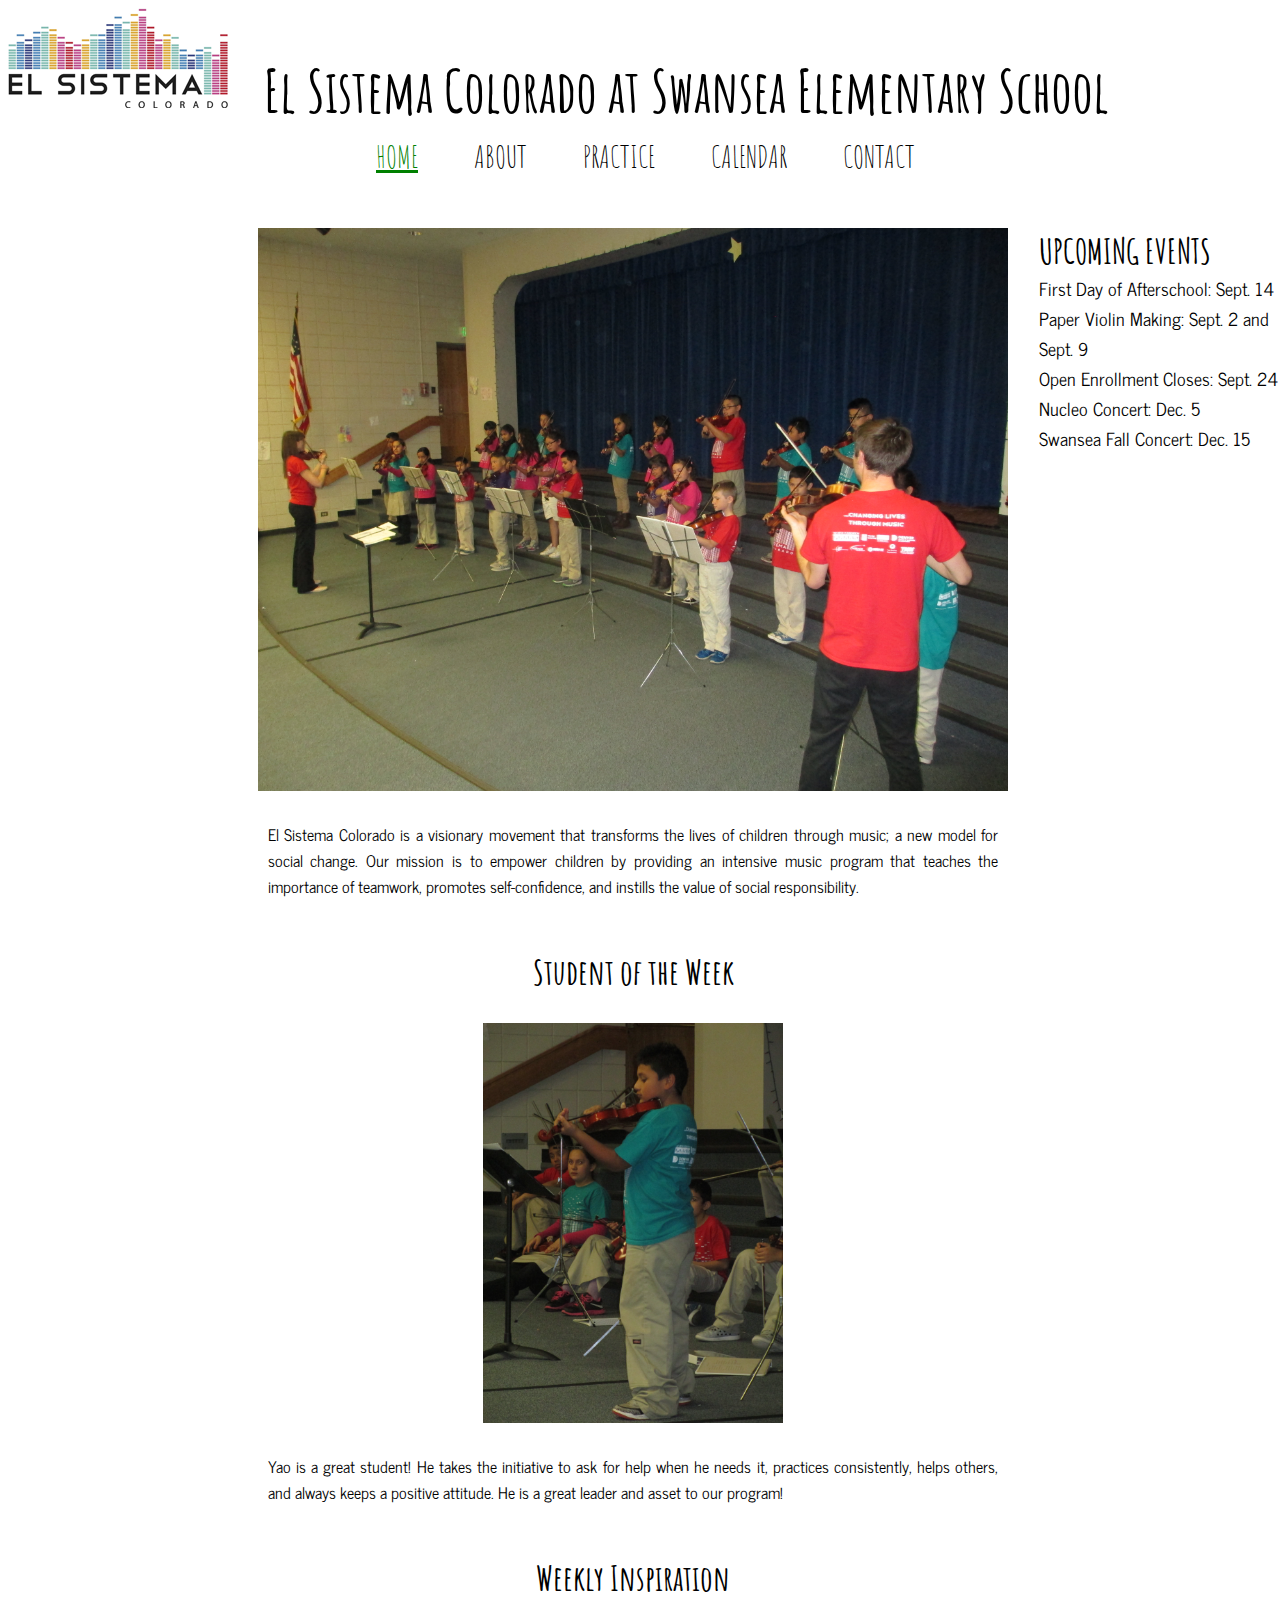
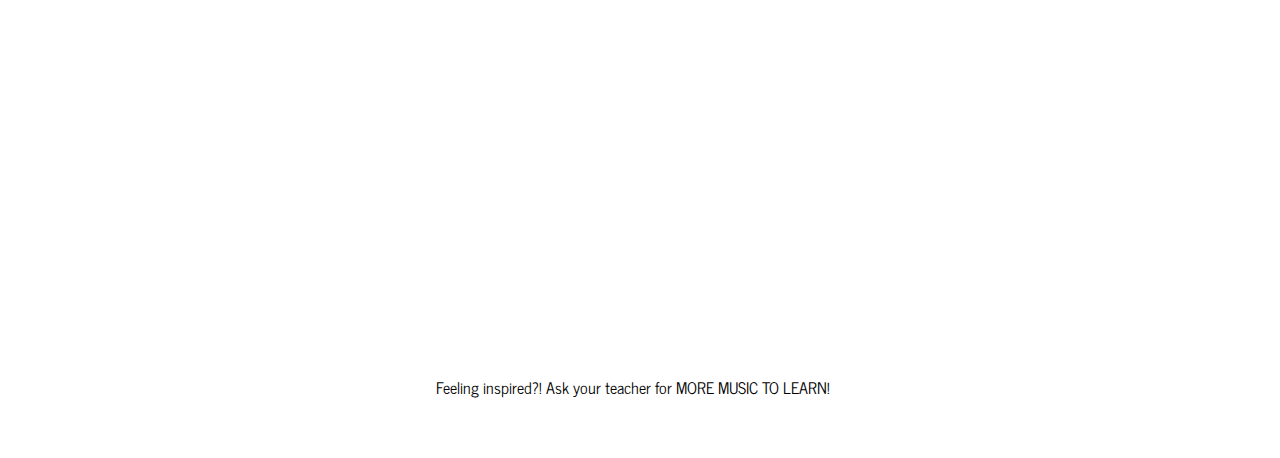
<file: index.html>
<html>
   <head>
      <title>El Sistema at Swansea</title>
      <link href='http://fonts.googleapis.com/css?family=PT+Sans+Narrow:400,700|News+Cycle|Amatic+SC:400,700' rel='stylesheet' type='text/css'>
      <link rel="stylesheet" type="text/css" href="css/style.css" />
   </head>
   <body>
      <div id="main_wrapper">
         <header>
            <a href="http://elsistemacolorado.org"> <img src="img/logo.png"></a>
            <h1>El Sistema Colorado at Swansea Elementary School</h1>
            <ul>
               <li><a class="active" href="index.html">HOME</a></li>
               <li><a href="about.html">ABOUT</a></li>
               <li><a href="practice.html">PRACTICE</a></li>
               <li><a href="http://www.elsistemacolorado.org/news-event/calendar/" target="_blank">CALENDAR</a></li>
               <li><a href="contact.html">CONTACT</a></li>
             </ul>
         </header>
         <div id="center_column">
            <img src="img/classpicture.jpg" id="classpicture">
            <p class="justified">El Sistema Colorado is a visionary movement that transforms the lives of 
               children through music; a new model for social change. Our mission is to 
               empower children by providing an intensive music program that teaches the 
               importance of teamwork, promotes self-confidence, and instills the value 
               of social responsibility.</p>
            <h2 class="centered">Student of the Week</h2>
            <img src="img/studentoftheweek.jpg" id="studentoftheweek">
            <p class="justified">Yao is a great student! He takes the initiative to ask for help when he 
               needs it, practices consistently, helps others, and always keeps a positive 
               attitude. He is a great leader and asset to our program!</p>
            <h2 class="centered">Weekly Inspiration</h2>
            <iframe width="560" height="315" src="https://www.youtube.com/embed/GXcRI0BdioE" frameborder="0" allowfullscreen></iframe>
            <p class="centered">Feeling inspired?! Ask your teacher for MORE MUSIC TO LEARN!</p>
         </div> <!-- end center column -->
         <div id="left_column">
            &nbsp;
         </div>
         <div id="right_column">
            <h2>UPCOMING EVENTS</h2>
            <ul>
               <li>First Day of Afterschool: Sept. 14</li>
               <li>Paper Violin Making: Sept. 2 and Sept. 9</li>
	            <li>Open Enrollment Closes: Sept. 24</li>		
               <li>Nucleo Concert: Dec. 5</li>
               <li>Swansea Fall Concert: Dec. 15</li>
            </ul>
         </div>
      </div> <!-- end main wrapper -->
   </body>
</html>
</file>
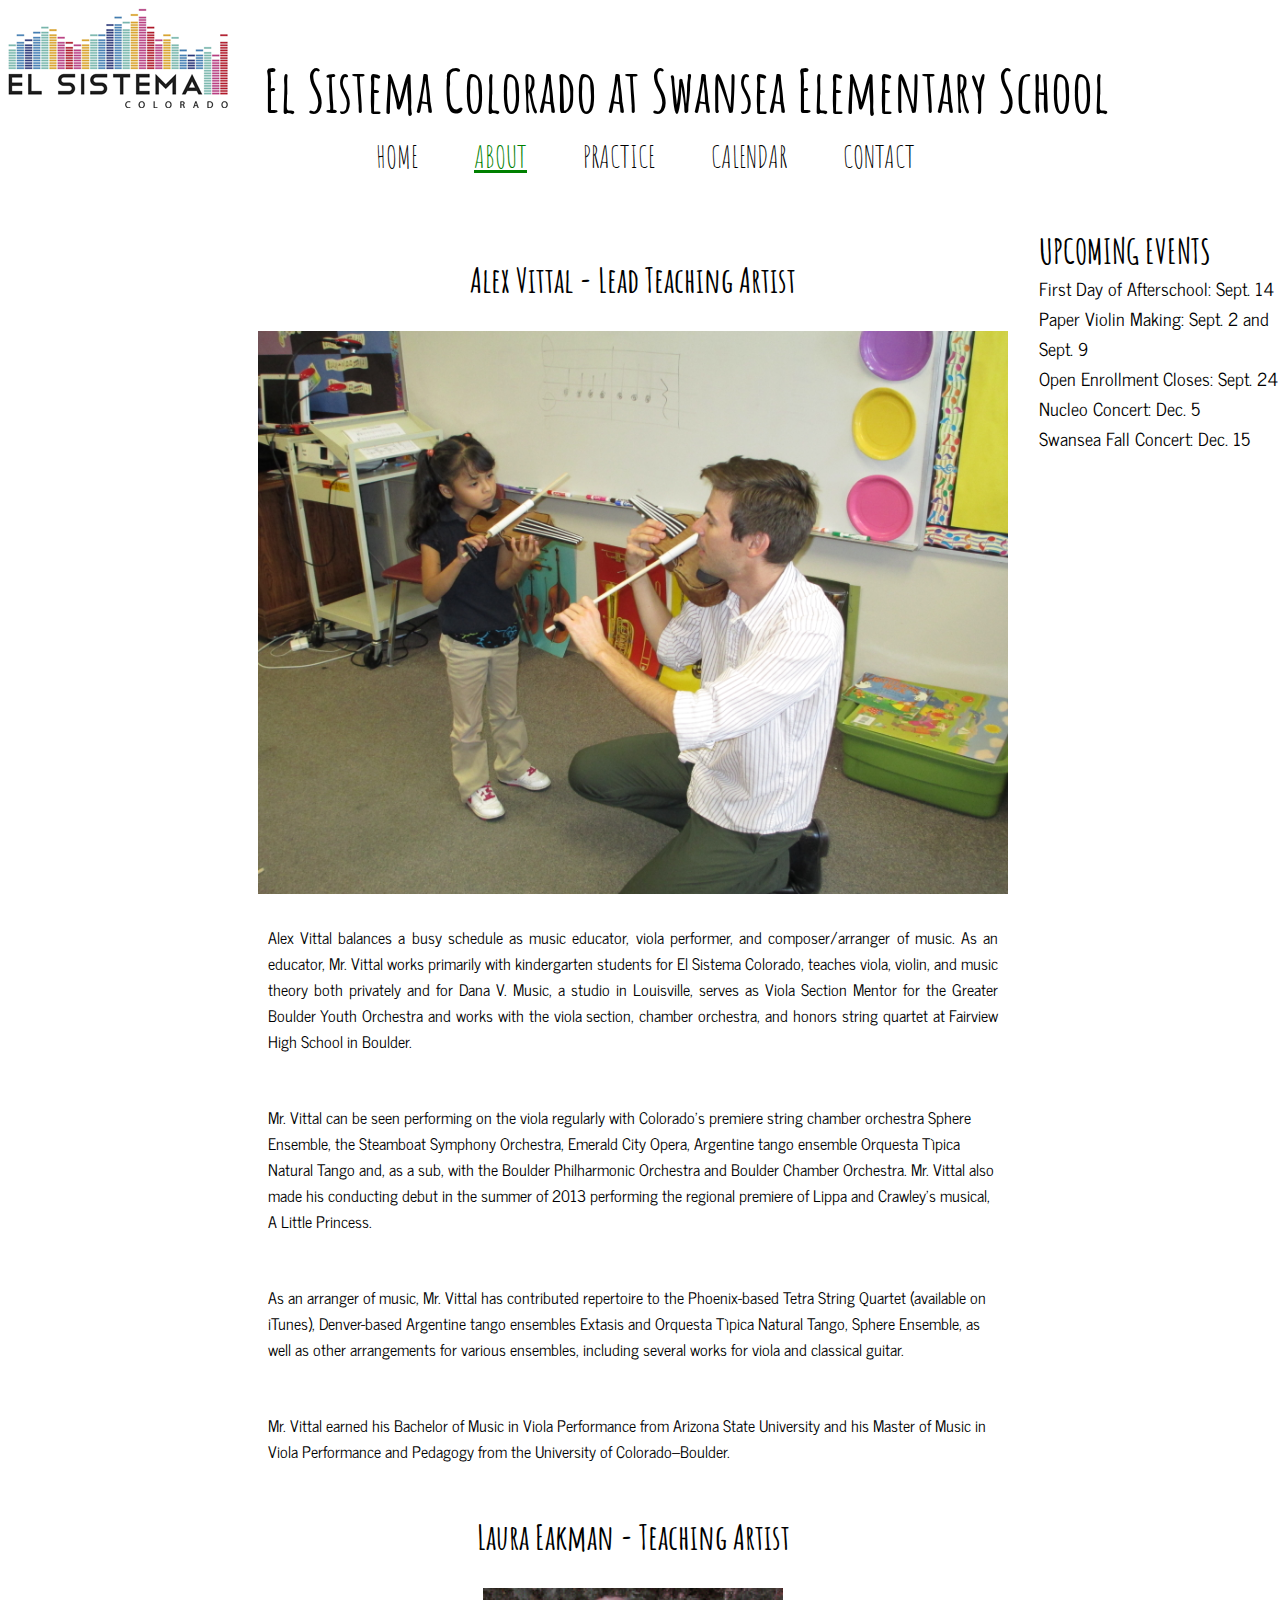
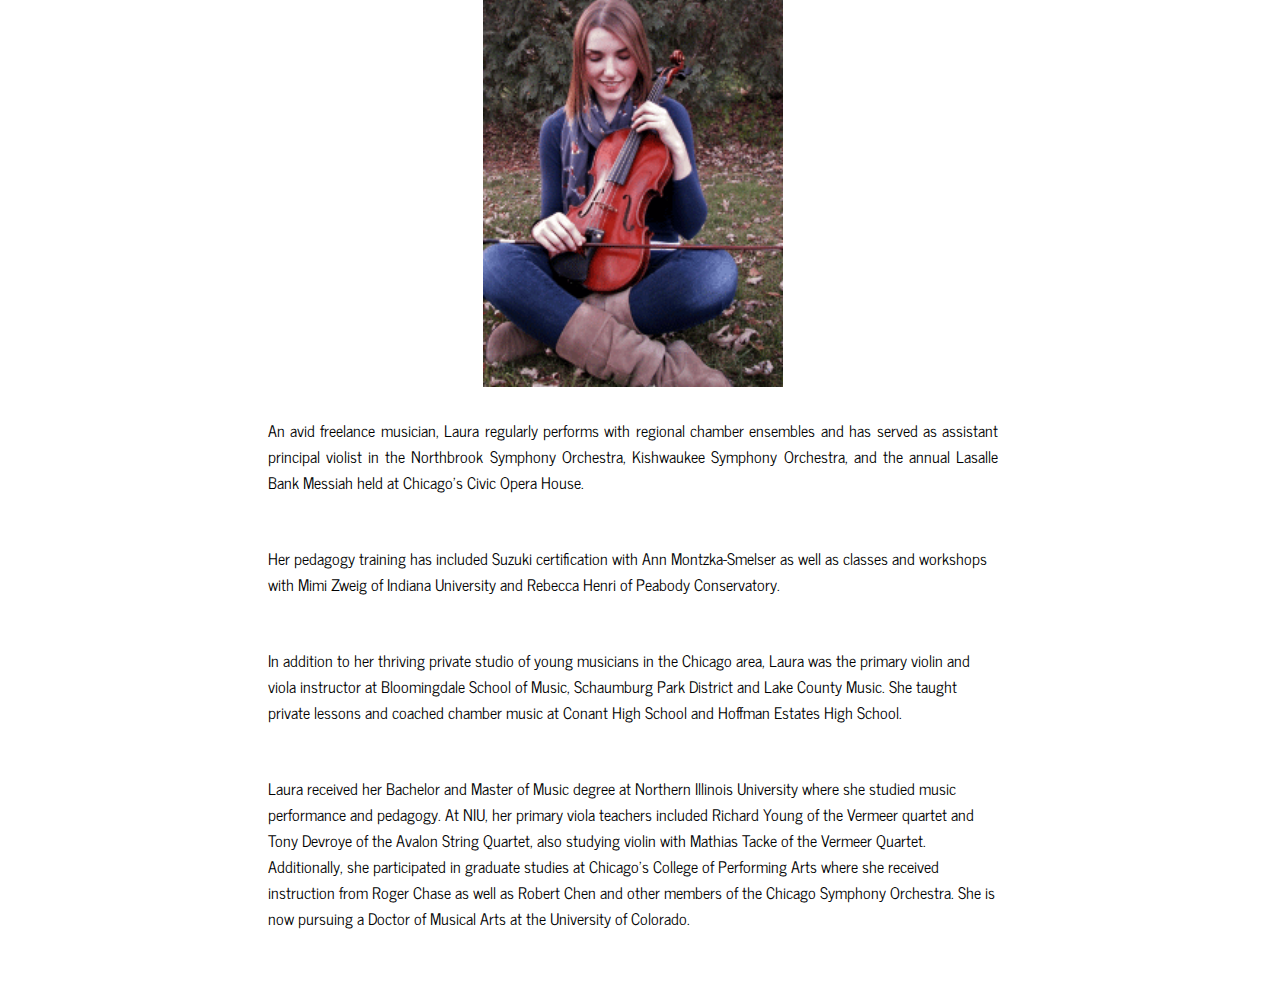
<file: about.html>
<html>
   <head>
      <title>El Sistema at Swansea</title>
      <link href='http://fonts.googleapis.com/css?family=PT+Sans+Narrow:400,700|News+Cycle|Amatic+SC:400,700' rel='stylesheet' type='text/css'>
      <link rel="stylesheet" type="text/css" href="css/style.css" />
   </head>
   <body>
      <div id="main_wrapper">
         <header>
            <a href="http://elsistemacolorado.org"> <img src="img/logo.png"></a>
            <h1>El Sistema Colorado at Swansea Elementary School</h1>
            <ul>
               <li><a href="index.html">HOME</a></li>
               <li><a class="active"  href="about.html">ABOUT</a></li>
               <li><a href="practice.html">PRACTICE</a></li>
               <li><a href="http://www.elsistemacolorado.org/news-event/calendar/" target="_blank">CALENDAR</a></li>
               <li><a href="contact.html">CONTACT</a></li>
             </ul>
         </header>
         <div id="center_column">
	    <h2 class="centered">Alex Vittal - Lead Teaching Artist</h2>
            <img src="img/alex.jpg" id="classpicture">
            <p class="justified">Alex Vittal balances a busy schedule as music educator, viola performer, and composer/arranger of music. As an educator, Mr. Vittal works primarily with kindergarten students for El Sistema Colorado, teaches viola, violin, and music theory both privately and for Dana V. Music, a studio in Louisville, serves as Viola Section Mentor for the Greater Boulder Youth Orchestra and works with the viola section, chamber orchestra, and honors string quartet at Fairview High School in Boulder.</p>
	    <p>Mr. Vittal can be seen performing on the viola regularly with Colorado's premiere string chamber orchestra Sphere Ensemble, the Steamboat Symphony Orchestra, Emerald City Opera, Argentine tango ensemble Orquesta Tìpica Natural Tango and, as a sub, with the Boulder Philharmonic Orchestra and Boulder Chamber Orchestra. Mr. Vittal also made his conducting debut in the summer of 2013 performing the regional premiere of Lippa and Crawley's musical, A Little Princess.</p>
	    <p>As an arranger of music, Mr. Vittal has contributed repertoire to the Phoenix-based Tetra String Quartet (available on iTunes), Denver-based Argentine tango ensembles Extasis and Orquesta Tìpica Natural Tango, Sphere Ensemble, as well as other arrangements for various ensembles, including several works for viola and classical guitar.</p>
	    <p>Mr. Vittal earned his Bachelor of Music in Viola Performance from Arizona State University and his Master of Music in Viola Performance and Pedagogy from the University of Colorado–Boulder.</p>
            <h2 class="centered">Laura Eakman - Teaching Artist</h2>
            <img src="img/laura_pic.gif" id="studentoftheweek">
            <p class="justified">An avid freelance musician, Laura regularly performs with regional chamber ensembles and has served as assistant principal violist in the Northbrook Symphony Orchestra, Kishwaukee Symphony Orchestra, and the annual Lasalle Bank Messiah held at Chicago’s Civic Opera House. </p>
<p>Her pedagogy training has included Suzuki certification with Ann Montzka-Smelser as well as classes and workshops with Mimi Zweig of Indiana University and Rebecca Henri of Peabody Conservatory. </p>
<p>In addition to her thriving private studio of young musicians in the Chicago area, Laura was the primary violin and viola instructor at Bloomingdale School of Music, Schaumburg Park District and Lake County Music. She taught private lessons and coached chamber music at Conant High School and Hoffman Estates High School. </p>
<p>Laura received her Bachelor and Master of Music degree at Northern Illinois University where she studied music performance and pedagogy. At NIU, her primary viola teachers included Richard Young of the Vermeer quartet and Tony Devroye of the Avalon String Quartet, also studying violin with Mathias Tacke of the Vermeer Quartet. Additionally, she participated in graduate studies at Chicago’s College of Performing Arts where she received instruction from Roger Chase as well as Robert Chen and other members of the Chicago Symphony Orchestra. She is now pursuing a Doctor of Musical Arts at the University of Colorado.</p>
         </div> <!-- end center column -->
         <div id="left_column">
            &nbsp;
         </div>
         <div id="right_column">
            <h2>UPCOMING EVENTS</h2>
            <ul>
               <li>First Day of Afterschool: Sept. 14</li>
               <li>Paper Violin Making: Sept. 2 and Sept. 9</li>
               <li>Open Enrollment Closes: Sept. 24</li>
               <li>Nucleo Concert: Dec. 5</li>
               <li>Swansea Fall Concert: Dec. 15</li>
            </ul>
         </div>
      </div> <!-- end main wrapper -->
   </body>
</html>
</file>
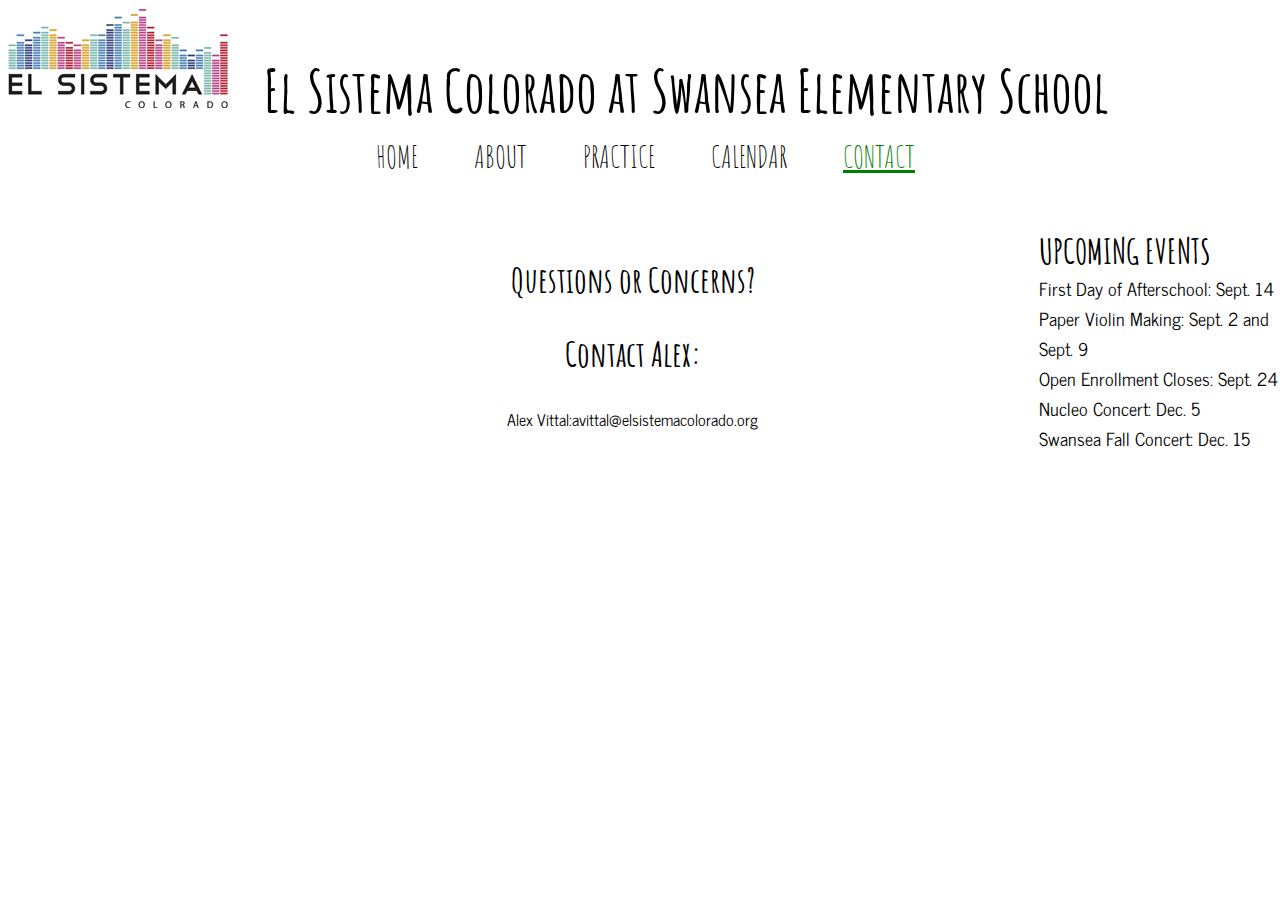
<file: contact.html>
<html>
   <head>
      <title>El Sistema at Swansea</title>
      <link href='http://fonts.googleapis.com/css?family=PT+Sans+Narrow:400,700|News+Cycle|Amatic+SC:400,700' rel='stylesheet' type='text/css'>
      <link rel="stylesheet" type="text/css" href="css/style.css" />
   </head>
   <body>
      <div id="main_wrapper">
         <header>
            <a href="http://elsistemacolorado.org"> <img src="img/logo.png"></a>
            <h1>El Sistema Colorado at Swansea Elementary School</h1>
            <ul>
               <li><a href="index.html">HOME</a></li>
               <li><a href="about.html">ABOUT</a></li>
               <li><a href="practice.html">PRACTICE</a></li>
               <li><a href="http://www.elsistemacolorado.org/news-event/calendar/" target="_blank">CALENDAR</a></li>
               <li><a class="active" href="contact.html">CONTACT</a></li>
             </ul>
         </header>
         <div id="center_column">
            <h2 class="centered">Questions or Concerns?</h2>
            <h2 class="centered">Contact Alex:</h2>
            <p class="centered">Alex Vittal:<a href="mailto:avittal@elsistemacolorado.org">avittal@elsistemacolorado.org</a></p>
         </div> <!-- end center column -->
         <div id="left_column">
            &nbsp;
         </div>
         <div id="right_column">
            <h2>UPCOMING EVENTS</h2>
            <ul>
               <li>First Day of Afterschool: Sept. 14</li>
               <li>Paper Violin Making: Sept. 2 and Sept. 9</li>
               <li>Open Enrollment Closes: Sept. 24</li>
               <li>Nucleo Concert: Dec. 5</li>
               <li>Swansea Fall Concert: Dec. 15</li>
            </ul>
         </div>
      </div> <!-- end main wrapper -->
   </body>
</html>
</file>
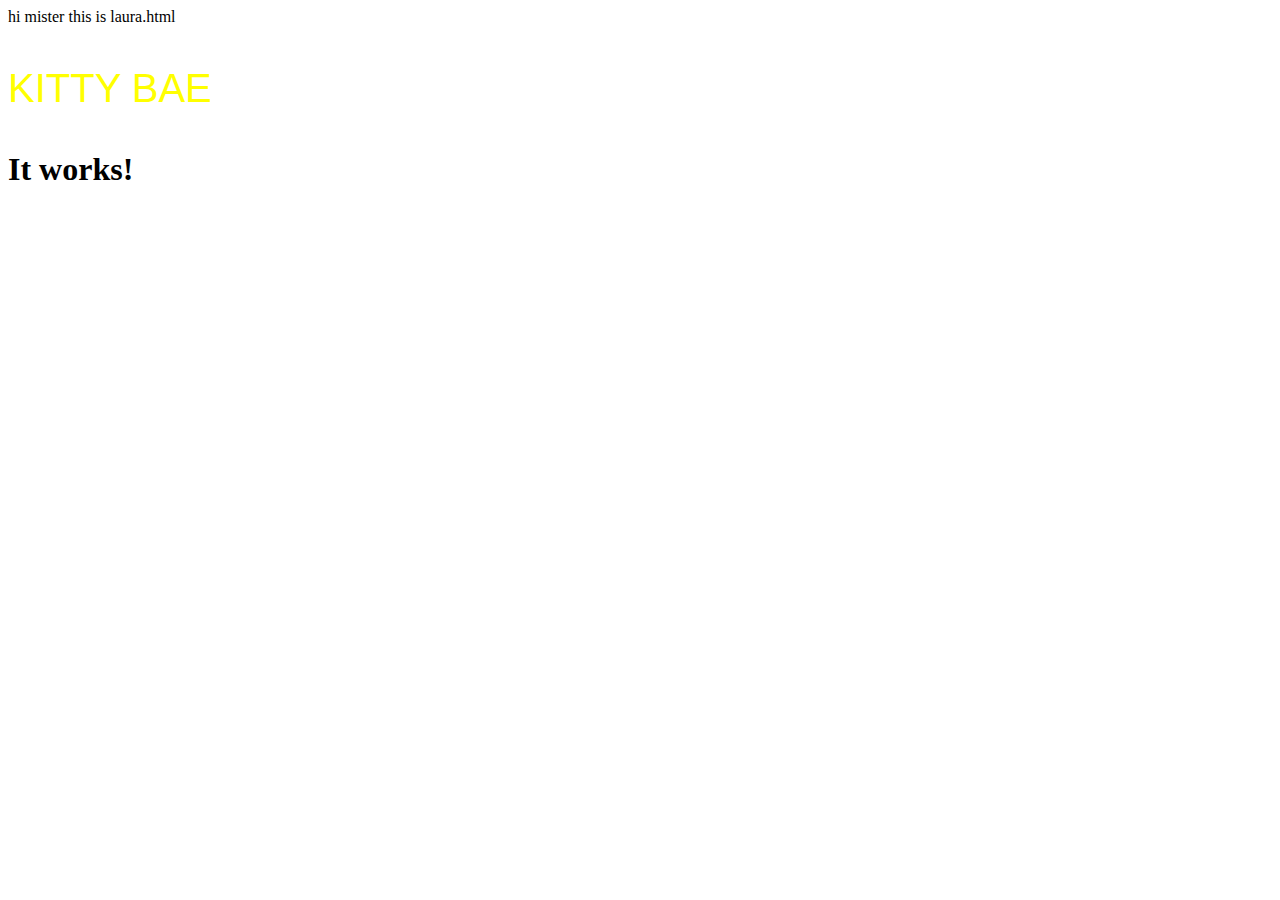
<file: laura.html>
<html>
   <head>
      <style>
      .yellow {
         color : yellow;
         text-transform: uppercase;
         font: 40px arial, sans-serif;
      }
      </style>
   </head>
   <body>
      <p class="first">hi mister this is laura.html</p>
      <p class="yellow">kitty bae</p>
      <h1>It works!</h1>
   </body>
</html>
</file>
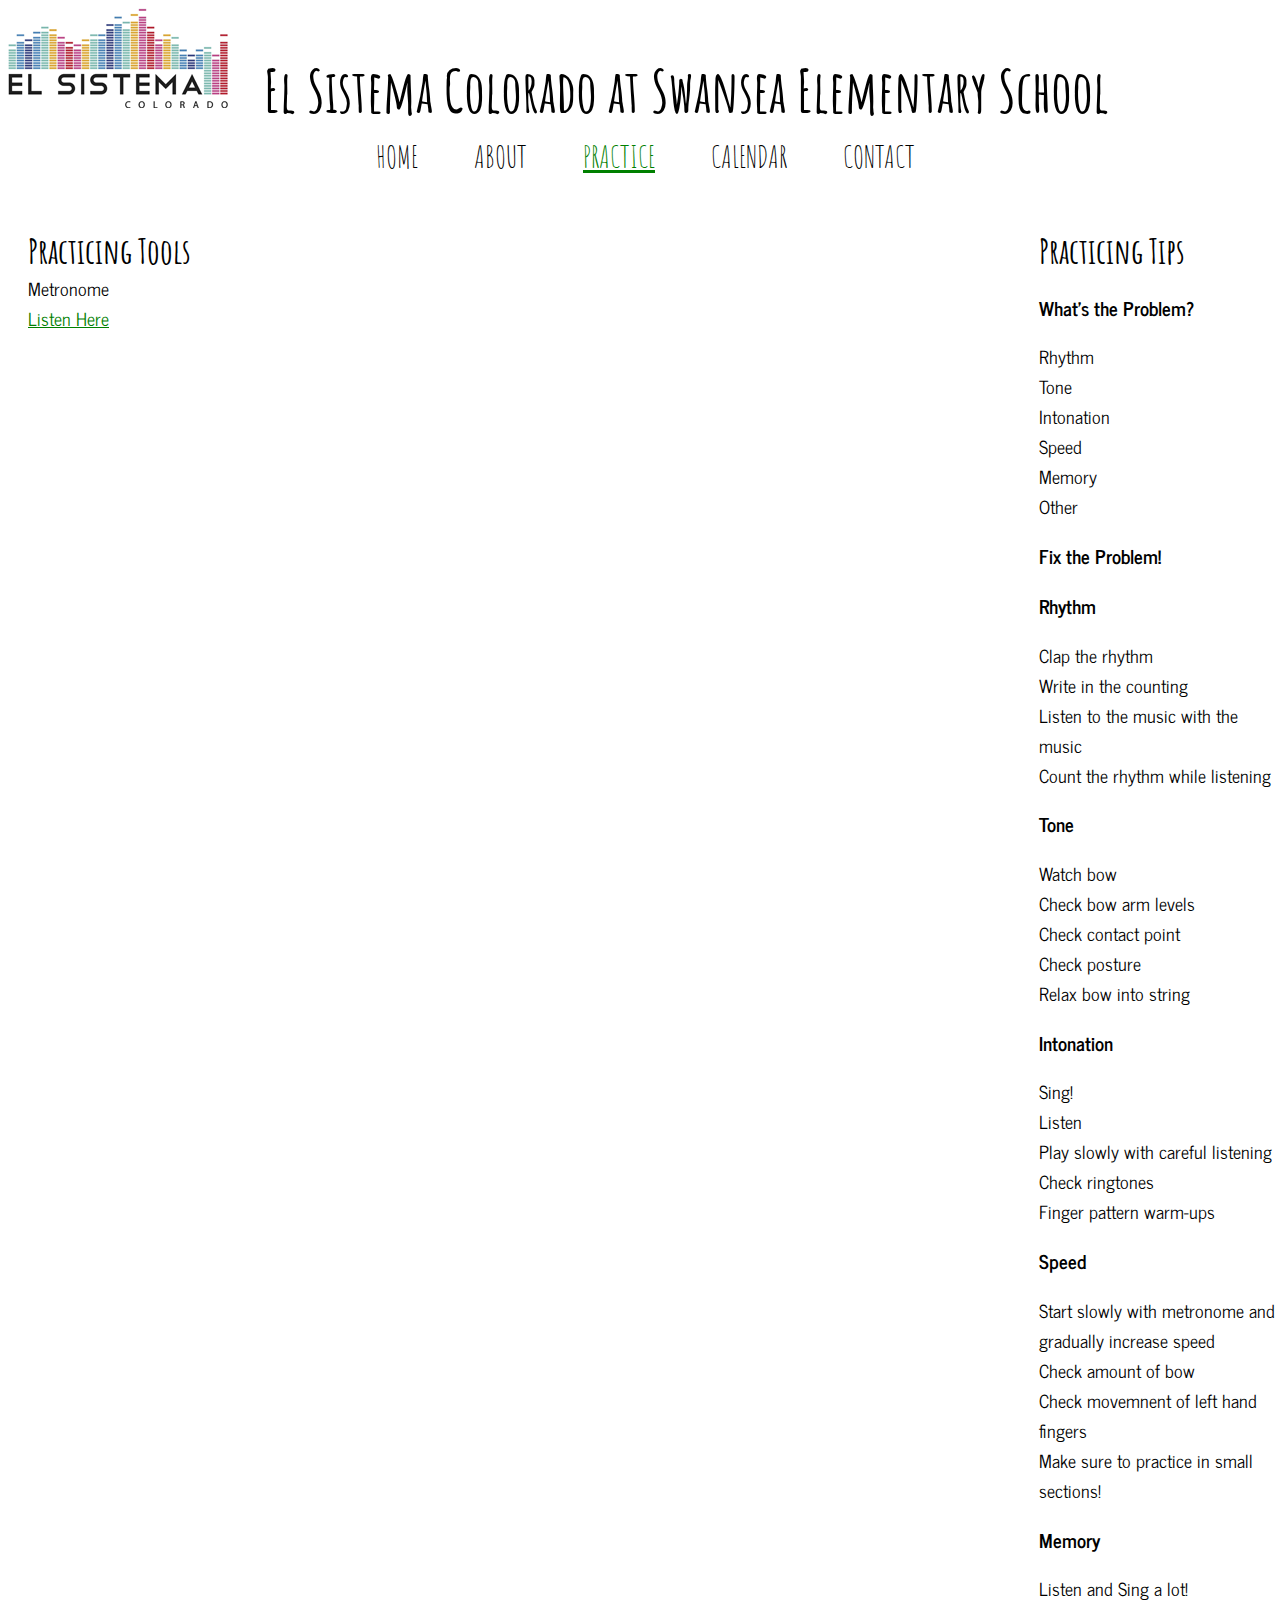
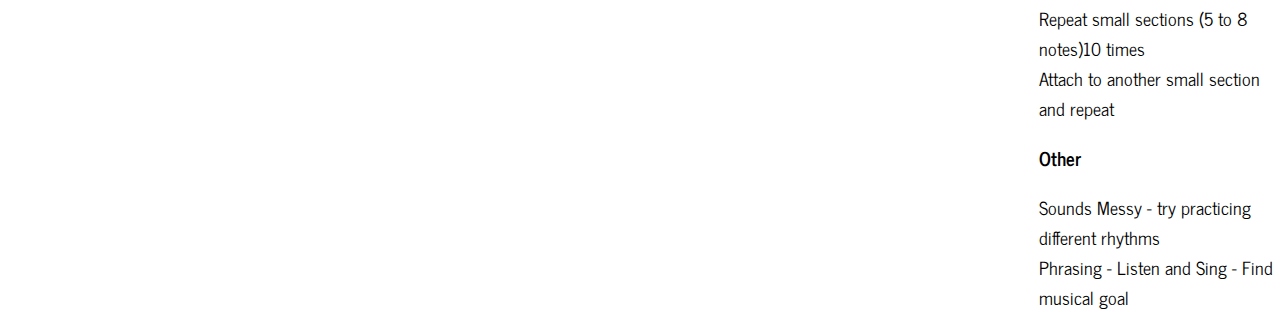
<file: listen_here.html>
<html>
   <head>
      <title>El Sistema at Swansea Practice</title>
      <link href='http://fonts.googleapis.com/css?family=PT+Sans+Narrow:400,700|News+Cycle|Amatic+SC:400,700' rel='stylesheet' type='text/css'>
      <link rel="stylesheet" type="text/css" href="css/style.css" />
   </head>
   <body>
      <div id="main_wrapper">
         <header>
            <a href="http://elsistemacolorado.org"> <img src="img/logo.png"></a>
            <h1>El Sistema Colorado at Swansea Elementary School</h1>
            <ul>
               <li><a href="index.html">HOME</a></li>
               <li><a href="about.html">ABOUT</a></li>
               <li><a class="active" href="practice.html">PRACTICE</a></li>
               <li><a href="http://www.elsistemacolorado.org/news-event/calendar/" target="_blank">CALENDAR</a></li>
               <li><a href="contact.html">CONTACT</a></li>
            </ul>
         </header>
         <div id="center_column">
            <iframe width="420" height="315" src="https://www.youtube.com/embed/GcV3iKocxio" frameborder="0" allowfullscreen></iframe>            
            <iframe width="420" height="315" src="https://www.youtube.com/embed/vgz0Gebh0ww" frameborder="0" allowfullscreen></iframe>
            <iframe width="560" height="315" src="https://www.youtube.com/embed/bigswc0BMvk" frameborder="0" allowfullscreen></iframe>
         </div> <!-- end center body -->
         <div id="left_column">
            <h2>Practicing Tools</h2>  
            <ul>
                <li><a target="_blank" href="http://www.metronomeonline.com">Metronome</a></li>
                <li><a class="active" href="listen_here.html">Listen Here</a></li>
            </ul>
         </div>
         <div id="right_column">
            <h2>Practicing Tips</h2>
            <h3>What's the Problem?</h3>
               <ul>
                  <li>Rhythm</li>
                  <li>Tone</li>
                  <li>Intonation</li>
                  <li>Speed</li>
                  <li>Memory</li>
                  <li>Other</li>
               </ul>
            <h3>Fix the Problem!</h3>
            <h3>Rhythm</h3>
               <ul>
                  <li>Clap the rhythm</li>
                  <li>Write in the counting</li>
                  <li>Listen to the music with the music</li>
                  <li>Count the rhythm while listening</li>
               </ul>
            <h3>Tone</h3>
               <ul>
                  <li>Watch bow</li>
                  <li>Check bow arm levels</li>
                  <li>Check contact point</li>
                  <li>Check posture</li>
                  <li>Relax bow into string</li>
               </ul>
            <h3>Intonation</h3>
               <ul>
                  <li>Sing!</li>
                  <li>Listen</li>
                  <li>Play slowly with careful listening</li>
                  <li>Check ringtones</li>
                  <li>Finger pattern warm-ups</li>
               </ul>
            <h3>Speed</h3>
               <ul>  
                  <li>Start slowly with metronome and gradually increase speed</li>
                  <li>Check amount of bow</li>
                  <li>Check movemnent of left hand fingers</li>
                  <li>Make sure to practice in small sections!</li>
               </ul>
            <h3>Memory</h3>
               <ul>
                  <li>Listen and Sing a lot!</li>
                  <li>Repeat small sections (5 to 8 notes)10 times</li>
                  <li>Attach to another small section and repeat</li>
               </ul>
            <h3>Other</h3>
               <ul>
                  <li>Sounds Messy - try practicing different rhythms</li>
                  <li>Phrasing - Listen and Sing - Find musical goal</li>
               </ul>
         </div> <!-- end right column -->
      </div> <!-- end main wrapper -->
   </body>
</html>
</file>
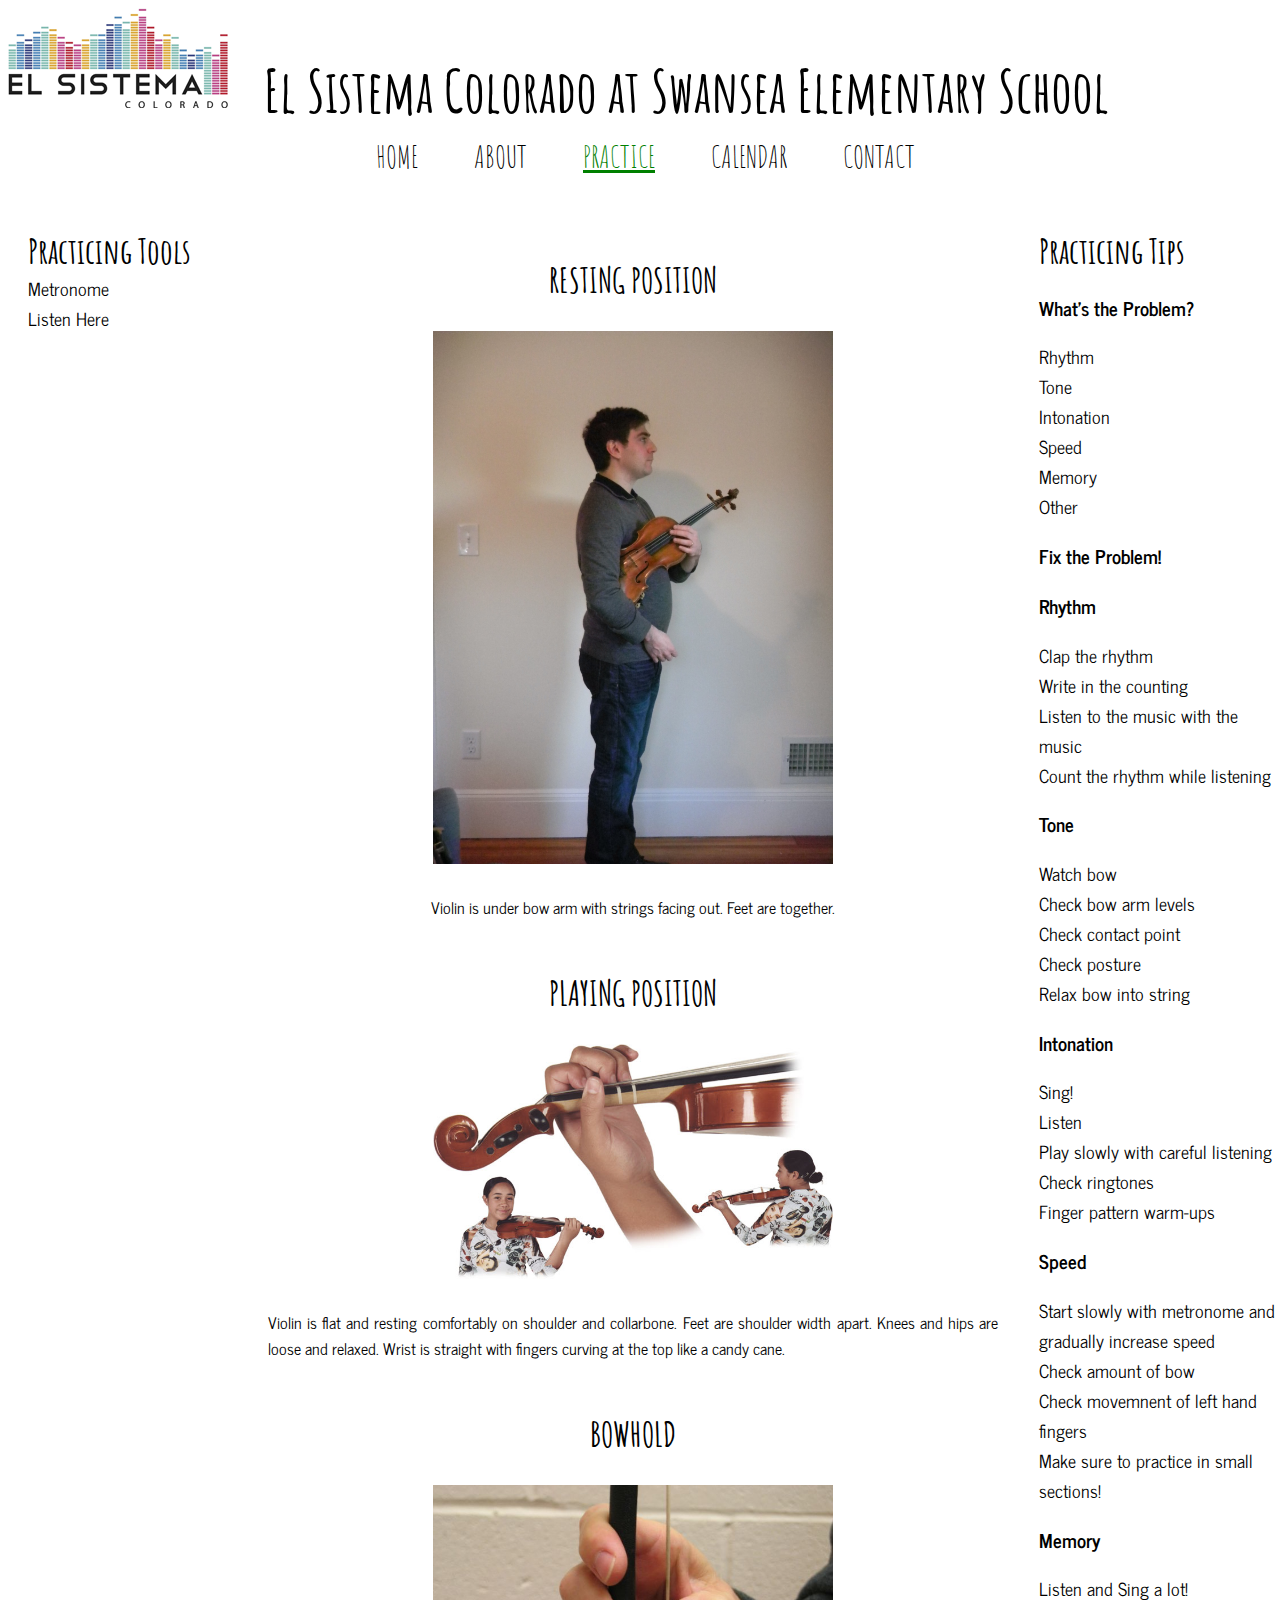
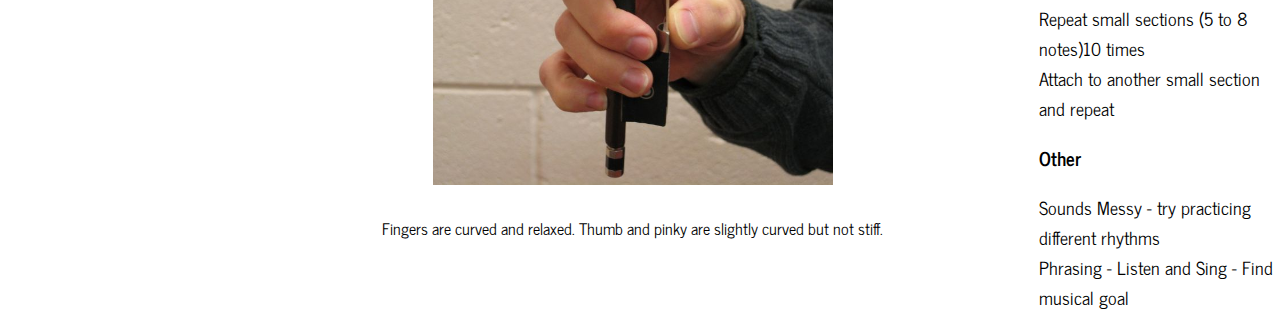
<file: practice.html>
<html>
   <head>
      <title>El Sistema at Swansea Practice</title>
      <link href='http://fonts.googleapis.com/css?family=PT+Sans+Narrow:400,700|News+Cycle|Amatic+SC:400,700' rel='stylesheet' type='text/css'>
      <link rel="stylesheet" type="text/css" href="css/style.css" />
   </head>
   <body>
      <div id="main_wrapper">
         <header>
            <a href="http://elsistemacolorado.org"> <img src="img/logo.png"></a>
            <h1>El Sistema Colorado at Swansea Elementary School</h1>
            <ul>
               <li><a href="index.html">HOME</a></li>
               <li><a href="about.html">ABOUT</a></li>
               <li><a class="active" href="practice.html">PRACTICE</a></li>
               <li><a href="http://www.elsistemacolorado.org/news-event/calendar/" target="_blank">CALENDAR</a></li>
               <li><a href="contact.html">CONTACT</a></li>
            </ul>
         </header>
         <div id="center_column">
            <h2 class="centered">RESTING POSITION</h2>
            <img src="img/Violin-in-Rest-Position-2.jpg" width="400">
            <p class="centered">Violin is under bow arm with strings facing out. Feet are together.</p>
            <h2 class="centered">PLAYING POSITION</h2>
            <img src="img/violinplayingposition.jpg" width="400">
            <p class="justified">Violin is flat and resting comfortably on shoulder and collarbone. Feet are 
               shoulder width apart. Knees and hips are loose and relaxed. Wrist is straight
               with fingers curving at the top like a candy cane.</p>
            <h2 class="centered">BOWHOLD</h2>
            <img src="img/bowhold.jpg" width="400">
            <p class="centered">Fingers are curved and relaxed. Thumb and pinky are slightly curved but not stiff.</p>
            
         </div> <!-- end center body -->
         <div id="left_column">
            <h2>Practicing Tools</h2>  
            <ul>
                <li><a href="http://www.metronomeonline.com">Metronome</a></li>
                <li><a href="listen_here.html">Listen Here</a></li>
            </ul>
         </div>
         <div id="right_column">
            <h2>Practicing Tips</h2>
            <h3>What's the Problem?</h3>
               <ul>
                  <li>Rhythm</li>
                  <li>Tone</li>
                  <li>Intonation</li>
                  <li>Speed</li>
                  <li>Memory</li>
                  <li>Other</li>
               </ul>
            <h3>Fix the Problem!</h3>
            <h3>Rhythm</h3>
               <ul>
                  <li>Clap the rhythm</li>
                  <li>Write in the counting</li>
                  <li>Listen to the music with the music</li>
                  <li>Count the rhythm while listening</li>
               </ul>
            <h3>Tone</h3>
               <ul>
                  <li>Watch bow</li>
                  <li>Check bow arm levels</li>
                  <li>Check contact point</li>
                  <li>Check posture</li>
                  <li>Relax bow into string</li>
               </ul>
            <h3>Intonation</h3>
               <ul>
                  <li>Sing!</li>
                  <li>Listen</li>
                  <li>Play slowly with careful listening</li>
                  <li>Check ringtones</li>
                  <li>Finger pattern warm-ups</li>
               </ul>
            <h3>Speed</h3>
               <ul>  
                  <li>Start slowly with metronome and gradually increase speed</li>
                  <li>Check amount of bow</li>
                  <li>Check movemnent of left hand fingers</li>
                  <li>Make sure to practice in small sections!</li>
               </ul>
            <h3>Memory</h3>
               <ul>
                  <li>Listen and Sing a lot!</li>
                  <li>Repeat small sections (5 to 8 notes)10 times</li>
                  <li>Attach to another small section and repeat</li>
               </ul>
            <h3>Other</h3>
               <ul>
                  <li>Sounds Messy - try practicing different rhythms</li>
                  <li>Phrasing - Listen and Sing - Find musical goal</li>
               </ul>
         </div> <!-- end right column -->
      </div> <!-- end main wrapper -->
   </body>
</html>
</file>
<file: css/style.css>
body {
   width: 1280px;
}

h1 { 
   font-family: 'Amatic SC', cursive;
   font-weight: bold;
}

h2 {
   font-family: 'Amatic SC', cursive;
   font-size: 35px;
}

h3 {
   font-family: 'News Cycle', sans-serif;
   font-weight: bold;
}

header h1 {
   font-size:58px;
   float: right;
   width: 80%;
   padding-top: 7px;
   margin-bottom: 0px;
}

header li {
   float: left;
   margin: 0px 28px;
}

ul {
   list-style-type: none;
}

#right_column h2 {
   margin: 0px;
}

#right_column ul, #left_column ul {
   padding: 0px;
   margin: 0px;
   font-size: 18;
   font-family: 'News Cycle', sans-serif;
}

p {
   font-family: "News Cycle",sans-serif;
}

header ul {
   font-size: 30px;  
   margin-left: 300px;
   font-family: 'Amatic SC', cursive;
}

a {
   text-decoration: none;
   color: black;
}

a:hover {
   text-decoration: underline;
}

header {
   margin-bottom: 120px;
}

#left_column h2 {
   margin: 0px;
}



#left_column {
   float: left;
   width: 199px;
   padding-left: 20px;
}

#center_column {
   width: 812px;
   display: inline-block;
}

#right_column {
   width: 239px;
   float: right;
   padding-right: 10px;
}

#center_column img, iframe{
   margin: 0px auto;
   display: block;
}

#classpicture {
   width: 750px;
}

#studentoftheweek {
   width: 300px;
}

#center_column p {
   width: 90%;
   margin: 30px auto 50px auto;
}

/*#center_column h2 {
   text-align: center;
}*/

.centered {
   text-align: center;
}

.justified {
   text-align: justify;
}

.active {
   color: green;
   text-decoration: underline;
}
</file>
